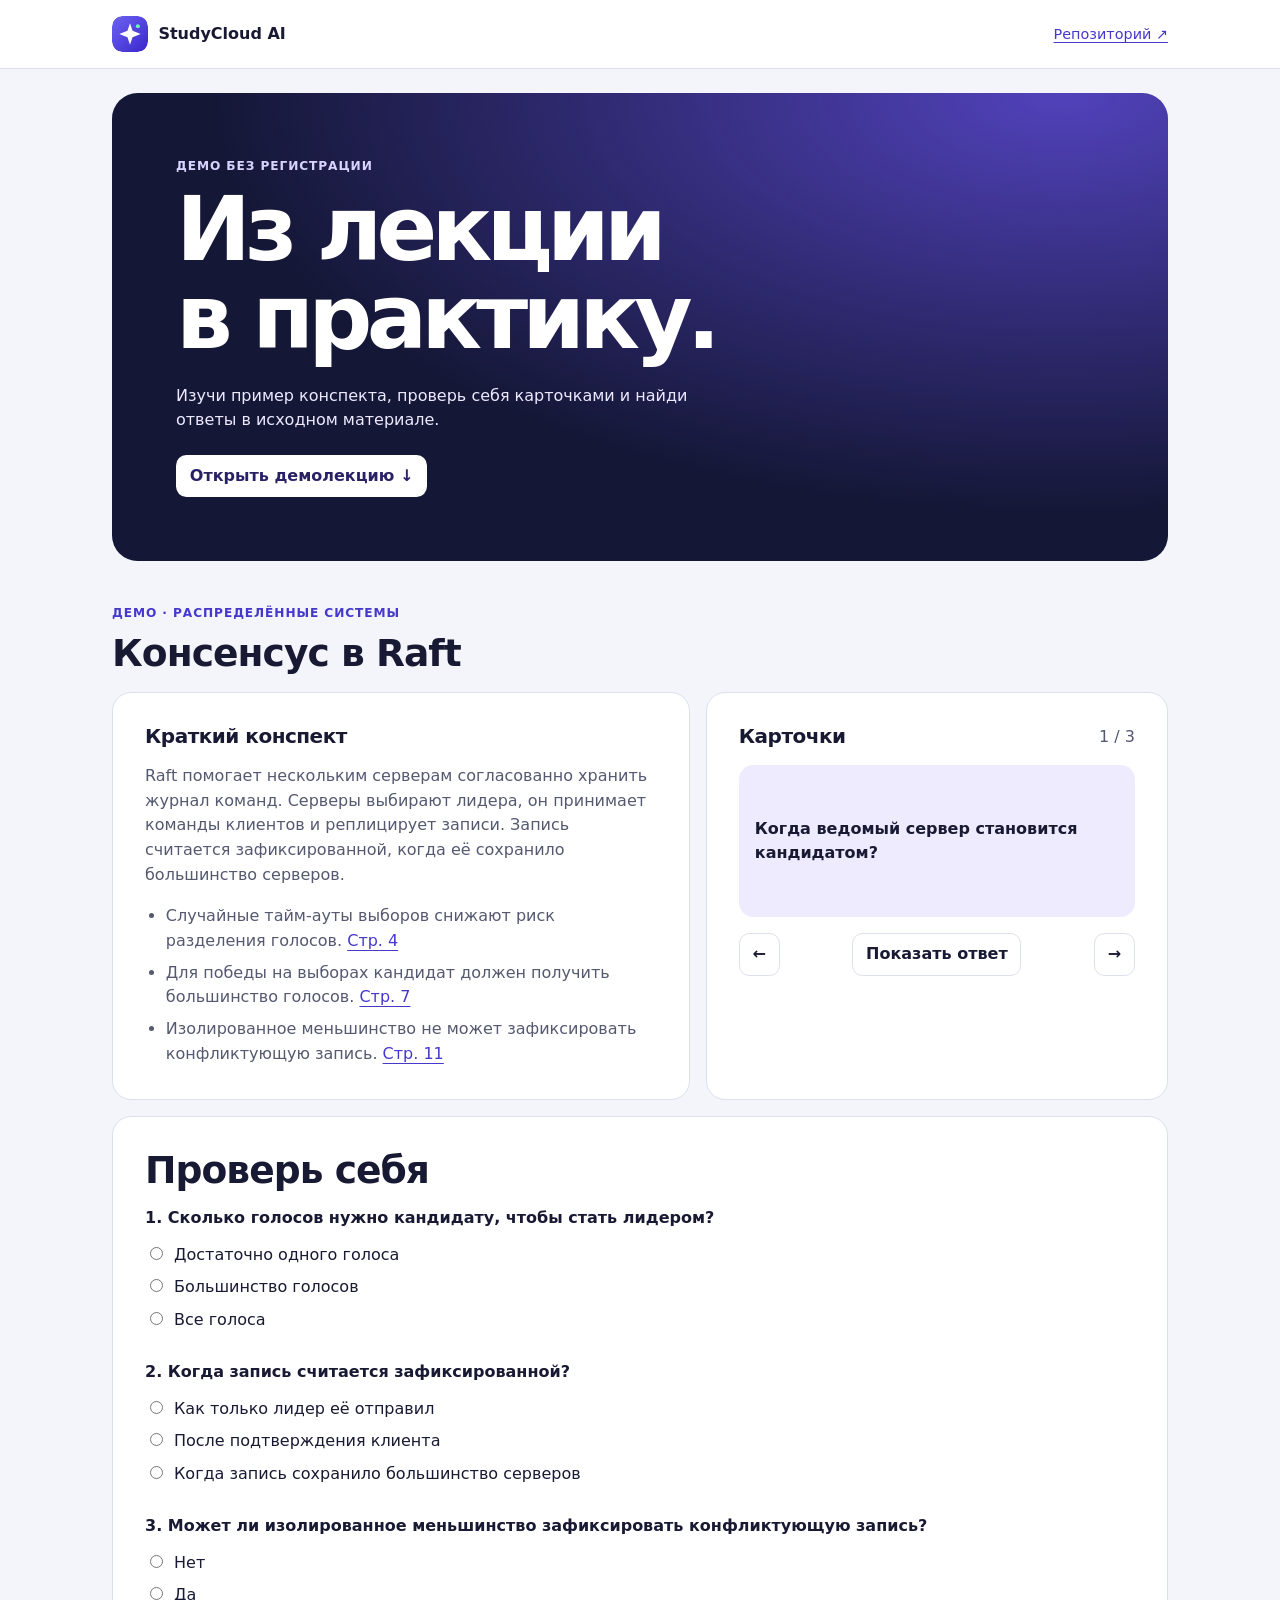
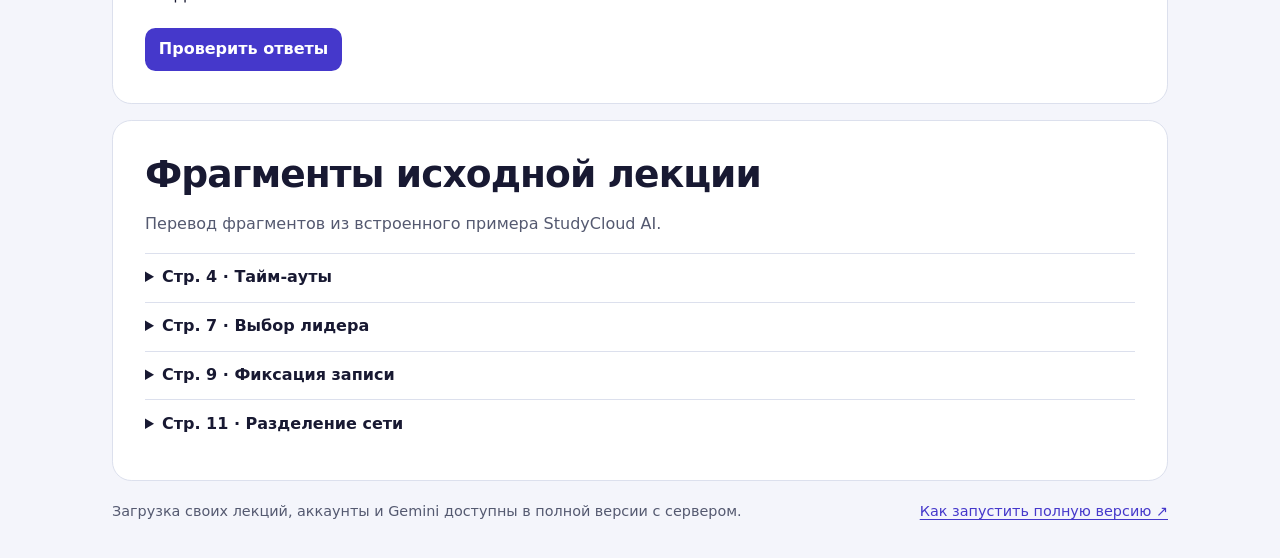
<file: index.html>
<!doctype html>
<html lang="ru">
<head>
  <meta charset="utf-8">
  <meta name="viewport" content="width=device-width, initial-scale=1">
  <meta name="theme-color" content="#151737">
  <meta name="description" content="Демо StudyCloud AI: конспект, карточки и тест по учебному материалу.">
  <link rel="icon" href="./icon.svg" type="image/svg+xml">
  <link rel="stylesheet" href="./styles.css">
  <script src="./demo.js" defer></script>
  <title>StudyCloud AI — Демо</title>
</head>
<body>
  <header class="site-header">
    <nav class="container navigation" aria-label="Навигация">
      <a class="brand" href="./"><img src="./icon.svg" alt="" width="36" height="36">StudyCloud AI</a>
      <a class="repo-link" href="https://github.com/DiaaaP/studycloud-ai">Репозиторий ↗</a>
    </nav>
  </header>

  <main class="container">
    <section class="hero" aria-labelledby="hero-title">
      <p class="label">Демо без регистрации</p>
      <h1 id="hero-title">Из лекции<br>в практику.</h1>
      <p class="hero-description">Изучи пример конспекта, проверь себя карточками и найди ответы в исходном материале.</p>
      <a class="button primary" href="#lecture">Открыть демолекцию ↓</a>
    </section>

    <section id="lecture" aria-labelledby="lecture-title">
      <div class="section-heading">
        <p class="label">Демо · Распределённые системы</p>
        <h2 id="lecture-title">Консенсус в Raft</h2>
      </div>
      <div class="lecture-grid">
        <article class="panel">
          <h3>Краткий конспект</h3>
          <p>Raft помогает нескольким серверам согласованно хранить журнал команд. Серверы выбирают лидера, он принимает команды клиентов и реплицирует записи. Запись считается зафиксированной, когда её сохранило большинство серверов.</p>
          <ul class="ideas">
            <li>Случайные тайм-ауты выборов снижают риск разделения голосов. <a href="#source-4">Стр. 4</a></li>
            <li>Для победы на выборах кандидат должен получить большинство голосов. <a href="#source-7">Стр. 7</a></li>
            <li>Изолированное меньшинство не может зафиксировать конфликтующую запись. <a href="#source-11">Стр. 11</a></li>
          </ul>
        </article>
        <article class="panel flashcards" aria-labelledby="cards-title">
          <div class="card-heading">
            <h3 id="cards-title">Карточки</h3>
            <span id="card-count" class="count" aria-live="polite">1 / 3</span>
          </div>
          <div class="flashcard" aria-live="polite">
            <strong id="card-question">Когда ведомый сервер становится кандидатом?</strong>
            <p id="card-answer" hidden></p>
            <a id="card-source" href="#source-4" hidden></a>
          </div>
          <div class="card-controls">
            <button class="button" id="previous-card" type="button" aria-label="Предыдущая карточка">←</button>
            <button class="button" id="reveal-card" type="button" aria-expanded="false" aria-controls="card-answer">Показать ответ</button>
            <button class="button" id="next-card" type="button" aria-label="Следующая карточка">→</button>
          </div>
        </article>
      </div>
    </section>

    <section class="panel quiz-panel" id="quiz" aria-labelledby="quiz-title">
      <h2 id="quiz-title">Проверь себя</h2>
      <form id="quiz-form">
        <fieldset data-answer="majority">
          <legend>1. Сколько голосов нужно кандидату, чтобы стать лидером?</legend>
          <label><input type="radio" name="election" value="one" required> Достаточно одного голоса</label>
          <label><input type="radio" name="election" value="majority"> Большинство голосов</label>
          <label><input type="radio" name="election" value="all"> Все голоса</label>
          <p class="feedback" hidden>Кандидат побеждает, когда получает голоса большинства. <a href="#source-7">Стр. 7</a></p>
        </fieldset>
        <fieldset data-answer="stored">
          <legend>2. Когда запись считается зафиксированной?</legend>
          <label><input type="radio" name="commit" value="sent" required> Как только лидер её отправил</label>
          <label><input type="radio" name="commit" value="client"> После подтверждения клиента</label>
          <label><input type="radio" name="commit" value="stored"> Когда запись сохранило большинство серверов</label>
          <p class="feedback" hidden>Лидер ждёт, пока запись сохранится у большинства серверов. <a href="#source-9">Стр. 9</a></p>
        </fieldset>
        <fieldset data-answer="no">
          <legend>3. Может ли изолированное меньшинство зафиксировать конфликтующую запись?</legend>
          <label><input type="radio" name="partition" value="no" required> Нет</label>
          <label><input type="radio" name="partition" value="yes"> Да</label>
          <p class="feedback" hidden>У изолированного меньшинства нет голосов большинства. <a href="#source-11">Стр. 11</a></p>
        </fieldset>
        <div class="quiz-actions">
          <button class="button primary" type="submit">Проверить ответы</button>
          <button class="button" id="reset-quiz" type="reset" hidden>Начать заново</button>
          <output id="quiz-score" role="status"></output>
        </div>
      </form>
    </section>

    <section class="panel sources" aria-labelledby="sources-title">
      <h2 id="sources-title">Фрагменты исходной лекции</h2>
      <p>Перевод фрагментов из встроенного примера StudyCloud AI.</p>
      <details id="source-4"><summary>Стр. 4 · Тайм-ауты</summary><p>Ведомые становятся кандидатами, когда перестают получать сигналы от лидера. Случайные тайм-ауты снижают вероятность разделения голосов, потому что кандидаты обычно начинают выборы в разные моменты.</p></details>
      <details id="source-7"><summary>Стр. 7 · Выбор лидера</summary><p>Кандидат становится лидером после получения голосов большинства серверов. Лидер принимает команды клиентов, добавляет их в журнал и реплицирует вызовами AppendEntries.</p></details>
      <details id="source-9"><summary>Стр. 9 · Фиксация записи</summary><p>Запись считается зафиксированной после того, как её сохранило большинство. Затем каждый сервер применяет запись к своей машине состояний. Raft выдерживает сбои, пока доступно большинство серверов.</p></details>
      <details id="source-11"><summary>Стр. 11 · Разделение сети</summary><p>Разделение сети может изолировать меньшинство, но оно не может зафиксировать конфликтующие записи. Безопасность зависит от соблюдения ограничений выборов и правил согласования журналов.</p></details>
    </section>
  </main>

  <footer class="container footer">
    <p>Загрузка своих лекций, аккаунты и Gemini доступны в полной версии с сервером.</p>
    <a href="https://github.com/DiaaaP/studycloud-ai#quick-start-on-windows">Как запустить полную версию ↗</a>
  </footer>
</body>
</html>
</file>
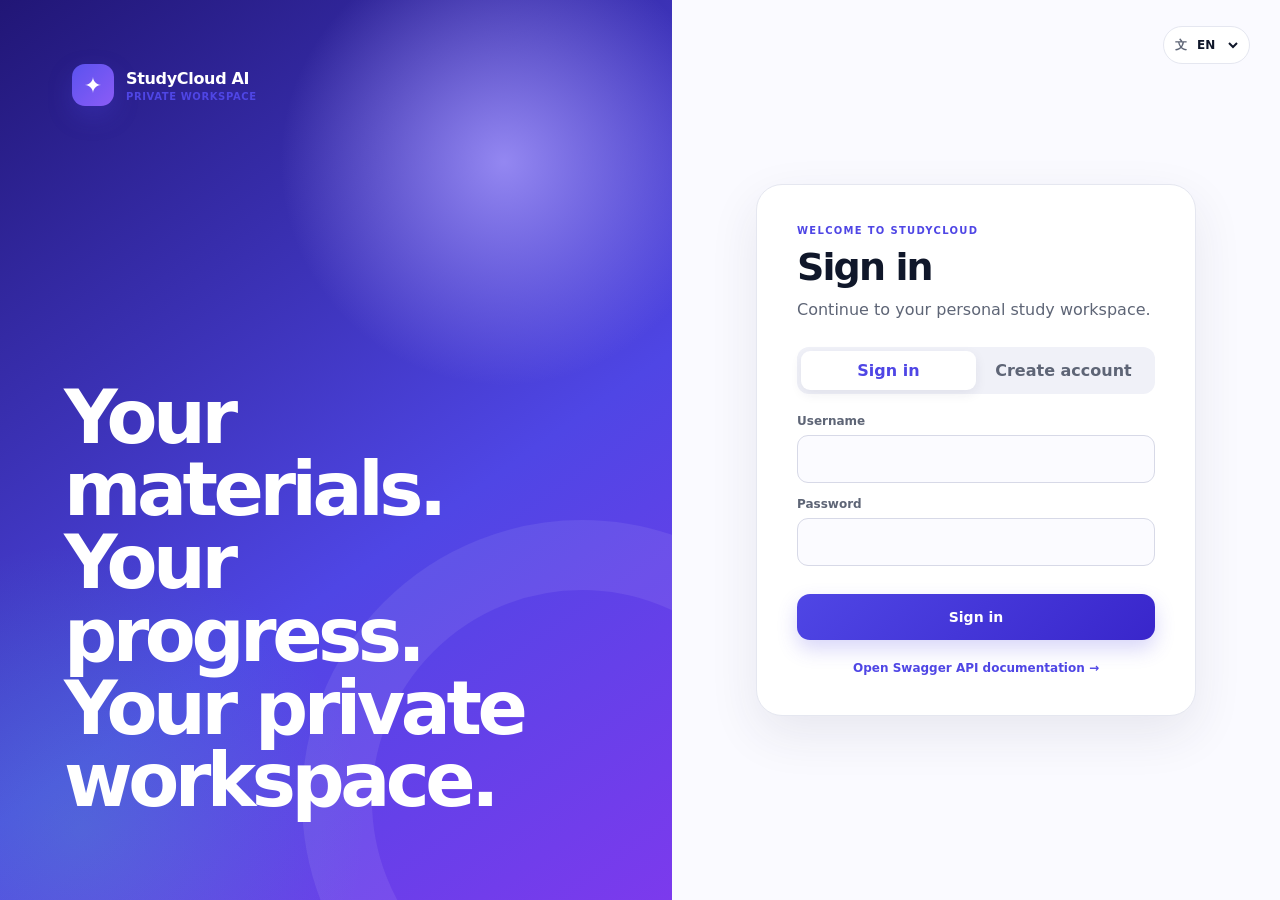
<file: frontend/index.html>
<!doctype html>
<html lang="en">
<head>
  <meta charset="utf-8">
  <meta name="viewport" content="width=device-width, initial-scale=1, viewport-fit=cover">
  <meta name="theme-color" content="#4f46e5">
  <meta name="description" content="Source-backed AI study assistant with adaptive knowledge-gap repair.">
  <link rel="icon" href="data:image/svg+xml,<svg xmlns=%22http://www.w3.org/2000/svg%22 viewBox=%220 0 64 64%22><rect width=%2264%22 height=%2264%22 rx=%2218%22 fill=%22%234f46e5%22/><path d=%22M32 15l4.5 12.5L49 32l-12.5 4.5L32 49l-4.5-12.5L15 32l12.5-4.5z%22 fill=%22white%22/></svg>">
  <link rel="manifest" href="/static/manifest.webmanifest">
  <title>StudyCloud AI</title>
  <link rel="stylesheet" href="/static/styles.css">
</head>
<body>
  <section class="auth-shell" id="auth-shell">
    <div class="auth-visual">
      <a class="brand auth-brand" href="#" aria-label="StudyCloud AI home">
        <span class="brand-mark" aria-hidden="true">✦</span>
        <span><strong>StudyCloud AI</strong><small>Private workspace</small></span>
      </a>
      <div class="auth-promise">
        <h1>Your materials. Your progress. Your private workspace.</h1>
      </div>
    </div>
    <div class="auth-panel">
      <label class="language-picker auth-language" aria-label="Interface language"><span aria-hidden="true">文</span><select id="auth-language-select"><option value="en">EN</option><option value="ru">RU</option><option value="kk">ҚАЗ</option></select></label>
      <div class="auth-card">
        <p class="eyebrow">WELCOME TO STUDYCLOUD</p>
        <h2 id="auth-title">Sign in</h2>
        <p id="auth-subtitle">Continue to your personal study workspace.</p>
        <div class="auth-tabs" role="tablist">
          <button class="active" id="show-login" type="button" role="tab">Sign in</button>
          <button id="show-register" type="button" role="tab">Create account</button>
        </div>
        <form class="auth-form" id="login-form">
          <label>Username<input id="login-username" autocomplete="username" minlength="3" required></label>
          <label>Password<input id="login-password" type="password" autocomplete="current-password" minlength="8" required></label>
          <button class="button button-primary full" type="submit">Sign in</button>
        </form>
        <form class="auth-form" id="register-form" hidden>
          <label>Full name<input id="register-name" autocomplete="name" minlength="2" maxlength="100" required></label>
          <label>Username<input id="register-username" autocomplete="username" pattern="[A-Za-z0-9_.-]{3,32}" required></label>
          <label>Email<input id="register-email" type="email" autocomplete="email" required></label>
          <label>Password<input id="register-password" type="password" autocomplete="new-password" minlength="8" maxlength="128" required></label>
          <small>At least 8 characters. Passwords are stored only as Argon2 hashes.</small>
          <button class="button button-primary full" type="submit">Create account</button>
        </form>
        <p class="auth-error" id="auth-error" role="alert" hidden></p>
        <a class="swagger-link" href="/docs" target="_blank" rel="noopener">Open Swagger API documentation →</a>
      </div>
    </div>
  </section>

  <div class="app-shell" id="app-shell" hidden>
    <aside class="sidebar" aria-label="Primary navigation">
      <a class="brand" href="#dashboard" aria-label="StudyCloud AI home">
        <span class="brand-mark" aria-hidden="true">✦</span>
        <span><strong>StudyCloud AI</strong><small>Cloud MVP</small></span>
      </a>
      <nav class="side-nav">
        <a href="#dashboard" data-route="dashboard"><span>⌂</span>Dashboard</a>
        <a href="#upload" data-route="upload"><span>⇧</span>Upload lecture</a>
        <a href="#summary" data-route="summary"><span>✦</span>AI summary</a>
        <a href="#quiz" data-route="quiz"><span>?</span>Practice quiz</a>
        <a href="#proofloop" data-route="proofloop"><span>◉</span>ProofLoop radar</a>
        <a href="#roadmap" data-route="roadmap"><span>⌁</span>Exam roadmap</a>
      </nav>
      <div class="course-chip">
        <span class="status-dot"></span>
        <div><small>Active workspace</small><strong>My lectures</strong></div>
      </div>
    </aside>

    <div class="workspace">
      <header class="topbar">
        <div>
          <p class="eyebrow" id="page-eyebrow">YOUR STUDY WORKSPACE</p>
          <h1 id="page-title">Dashboard</h1>
        </div>
        <div class="topbar-actions">
          <label class="language-picker" aria-label="Interface language"><span aria-hidden="true">文</span><select id="language-select"><option value="en">EN</option><option value="ru">RU</option><option value="kk">ҚАЗ</option></select></label>
          <span class="api-state"><i></i> API ready</span>
          <div class="profile-control">
            <button class="avatar" id="profile-toggle" aria-label="Student profile">SC</button>
            <div class="profile-menu" id="profile-menu" hidden>
              <strong id="profile-name"></strong><span id="profile-email"></span>
              <button class="mini-button" id="logout-button" type="button">Sign out</button>
            </div>
          </div>
        </div>
      </header>

      <main id="app" tabindex="-1">
        <section class="view" data-view="dashboard">
          <div class="hero-grid">
            <article class="welcome-card">
              <div>
                <p class="eyebrow light">STUDYCLOUD WORKSPACE</p>
                <h2>Turn course files into knowledge you can prove.</h2>
                <p>Upload notes or slides, study with source-backed summaries, and let ProofLoop find what you only think you know.</p>
              </div>
              <a class="button button-light" href="#upload">Upload a lecture <span>→</span></a>
            </article>
            <article class="focus-card">
              <div class="orb" aria-hidden="true"><span>✦</span></div>
              <div><p class="eyebrow">FOCUS MODE</p><h3>One lecture at a time</h3><p>Everything stays local unless you add a Gemini API key.</p></div>
            </article>
          </div>

          <div class="section-heading">
            <div><p class="eyebrow">WEEKLY MASTERY</p><h2>Your progress</h2></div>
            <span class="quiet-badge">Live data</span>
          </div>
          <div class="metrics" id="metrics"></div>

          <div class="section-heading">
            <div><p class="eyebrow">LIBRARY</p><h2>Recent course materials</h2></div>
            <a href="#upload">Add PDF</a>
          </div>
          <label class="library-search"><span aria-hidden="true">⌕</span><input id="library-search" type="search" placeholder="Search your materials" aria-label="Search course materials"></label>
          <div class="lecture-list" id="lecture-list"></div>

          <article class="proofloop-banner">
            <div><p class="eyebrow light">SIGNATURE FEATURE</p><h2>ProofLoop closes the gap between a wrong answer and the source.</h2><p>Every mistake becomes a tracked knowledge debt with evidence, a review date, and a one-click recall check.</p></div>
            <a class="button button-light" href="#proofloop">Open knowledge radar <span>→</span></a>
          </article>
        </section>

        <section class="view" data-view="upload" hidden>
          <div class="upload-layout">
            <div>
              <div class="intro-copy">
                <p class="eyebrow">STEP 1 OF 3</p>
                <h2>Upload lecture material</h2>
                <p>Upload PDF, PowerPoint, Word, Markdown, HTML, EPUB, CSV, subtitles, or text files up to 25 MB. StudyCloud keeps source locations attached to every learning object.</p>
              </div>
              <form id="upload-form">
                <label class="dropzone" id="dropzone" for="file-input">
                  <input id="file-input" name="file" type="file" accept=".pdf,.pptx,.docx,.txt,.md,.html,.htm,.epub,.csv,.srt,.vtt,application/pdf,application/epub+zip,application/vnd.openxmlformats-officedocument.presentationml.presentation,application/vnd.openxmlformats-officedocument.wordprocessingml.document,text/plain,text/markdown,text/html,text/csv,text/vtt" hidden>
                  <span class="upload-icon" aria-hidden="true">⇧</span>
                  <strong>Drop course material here or browse files</strong>
                  <span>PDF · PPTX · DOCX · EPUB · HTML · CSV · SRT · VTT · TXT · MD · max 25 MB</span>
                </label>
                <div class="selected-file" id="selected-file" hidden></div>
                <button class="button button-primary full" id="upload-button" type="submit" disabled>Process lecture <span>✦</span></button>
              </form>
              <div class="progress-panel" id="progress-panel" hidden>
                <div class="spinner"></div>
                <div><strong>Building your study pack…</strong><span>Extracting text, summarizing ideas, and writing questions.</span></div>
              </div>
            </div>
            <aside class="process-card">
              <p class="eyebrow">HOW IT WORKS</p>
              <ol>
                <li><span>1</span><div><strong>Extract</strong><p>Read pages, slides, paragraphs, chapters, rows, and sections.</p></div></li>
                <li><span>2</span><div><strong>Synthesize</strong><p>Create an evidence-backed summary and flashcards.</p></div></li>
                <li><span>3</span><div><strong>Prove</strong><p>Test recall and send mistakes into ProofLoop.</p></div></li>
              </ol>
              <div class="privacy-note"><span>✓</span><p><strong>Private by default</strong>Your local files stay in this app's data folder.</p></div>
            </aside>
          </div>
        </section>

        <section class="view" data-view="summary" hidden>
          <div id="summary-empty" class="empty-state">
            <span>✦</span><h2>No lecture selected</h2><p>Choose a lecture from the dashboard or upload a new file.</p><a class="button button-primary" href="#dashboard">Open library</a>
          </div>
          <div id="summary-content" hidden>
            <div class="document-header">
              <div><p class="eyebrow">AI LECTURE SUMMARY</p><h2 id="summary-title"></h2><div class="document-meta" id="summary-meta"></div></div>
              <div class="document-actions"><button class="button button-secondary" id="edit-pack" type="button">Edit pack</button><a class="button button-secondary" id="source-link" href="#" target="_blank" rel="noopener">Open source</a><a class="button button-secondary" id="export-link" href="#">Export .md</a><a class="button button-primary" href="#quiz">Start quiz <span>→</span></a></div>
            </div>
            <form class="edit-pack-panel" id="edit-pack-form" hidden>
              <div class="edit-pack-heading"><div><p class="eyebrow">HUMAN IN THE LOOP</p><h2>Edit generated material</h2></div><button class="mini-button" id="cancel-edit-pack" type="button">Cancel</button></div>
              <label>Title<input id="edit-title" maxlength="160" required></label>
              <label>Summary<textarea id="edit-summary" rows="7" minlength="20" required></textarea></label>
              <label>Key ideas, one per line<textarea id="edit-ideas" rows="6" required></textarea></label>
              <button class="button button-primary" type="submit">Save study pack</button>
            </form>
            <div class="summary-grid">
              <article class="reading-card"><p class="eyebrow">EXECUTIVE SUMMARY</p><p class="lead" id="summary-text"></p><div class="engine-note" id="engine-note"></div></article>
              <aside class="ideas-card"><p class="eyebrow">KEY IDEAS</p><ol id="key-ideas"></ol></aside>
            </div>
            <div class="study-tools-grid">
              <section class="flashcards-panel"><div class="section-heading compact"><div><p class="eyebrow">ACTIVE RECALL</p><h2>Flashcards</h2></div><span class="quiet-badge" id="flashcard-count"></span></div><div class="flashcard-stage" id="flashcard-stage"></div><div class="flashcard-controls"><button class="mini-button" id="previous-card" type="button">←</button><button class="mini-button primary" id="flip-card" type="button">Reveal answer</button><button class="mini-button" id="next-card" type="button">→</button></div></section>
              <section class="ask-panel"><p class="eyebrow">ASK THE MATERIAL</p><h2>Grounded Q&amp;A</h2><p>Answers use only your upload and show the strongest source excerpts.</p><form id="ask-form"><input id="ask-input" maxlength="500" placeholder="What does the lecture say about…" required><button class="voice-button" id="voice-ask" type="button" aria-label="Start voice input" title="Start voice input">●</button><button class="button button-primary" type="submit">Ask</button></form><div class="ask-result" id="ask-result" hidden></div></section>
            </div>
            <section class="defense-panel">
              <div class="defense-copy"><p class="eyebrow">FEYNMAN DEFENSE</p><h2>Explain it without looking</h2><p>Write or dictate the topic in your own words. StudyCloud measures concept coverage, identifies omissions, and sends confident omissions into BlindSpot Detector.</p></div>
              <form id="defense-form"><textarea id="defense-input" minlength="20" maxlength="8000" rows="7" placeholder="Explain the topic as if you were teaching a class…" required></textarea><div class="defense-toolbar"><button class="button button-secondary" id="voice-defense" type="button">Start dictation</button><label>Confidence <select id="defense-confidence"><option value="25">Guessing · 25%</option><option value="50" selected>Unsure · 50%</option><option value="80">Confident · 80%</option><option value="100">Certain · 100%</option></select></label><button class="button button-primary" type="submit">Evaluate explanation</button></div></form>
              <div class="defense-result" id="defense-result" hidden></div>
            </section>
          </div>
        </section>

        <section class="view" data-view="quiz" hidden>
          <div id="quiz-empty" class="empty-state">
            <span>?</span><h2>No quiz selected</h2><p>Open a lecture summary first, then launch its quiz.</p><a class="button button-primary" href="#dashboard">Open library</a>
          </div>
          <div id="quiz-content" hidden>
            <div class="quiz-topline"><div><p class="eyebrow" id="quiz-context"></p><h2>Knowledge check</h2></div><span id="quiz-count"></span></div>
            <div class="progress-track"><i id="quiz-progress"></i></div>
            <article class="question-card">
              <div class="question-label" id="question-label"></div>
              <h3 id="question-text"></h3>
              <div class="confidence-panel"><span>How sure are you?</span><div id="confidence-options"><button type="button" data-confidence="25">Guessing · 25%</button><button type="button" data-confidence="50">Unsure · 50%</button><button type="button" data-confidence="80">Confident · 80%</button><button type="button" data-confidence="100">Certain · 100%</button></div></div>
              <div class="options" id="quiz-options"></div>
              <div class="explanation" id="explanation" hidden></div>
              <div class="quiz-result" id="quiz-result" hidden></div>
            </article>
            <div class="quiz-actions">
              <button class="button button-secondary" id="previous-question" type="button">← Previous</button>
              <button class="button button-primary" id="next-question" type="button">Next question →</button>
            </div>
          </div>
        </section>

        <section class="view" data-view="proofloop" hidden>
          <div class="proofloop-header">
            <div class="intro-copy"><p class="eyebrow">ADAPTIVE MEMORY ENGINE</p><h2>ProofLoop knowledge radar</h2><p>Wrong answers become knowledge debts. Each debt stays linked to the source and returns on a spaced review schedule until you can recall it.</p></div>
            <div class="proofloop-score"><strong id="radar-score">100</strong><span>knowledge health</span></div>
          </div>
          <div class="radar-summary" id="radar-summary"></div>
          <div class="gap-list" id="gap-list"></div>
        </section>

        <section class="view" data-view="roadmap" hidden>
          <div class="roadmap-layout">
            <div class="intro-copy"><p class="eyebrow">EXAM PREPARATION</p><h2>Build a simple study roadmap</h2><p>Choose an exam date and StudyCloud will spread your lecture review across the available days.</p></div>
            <form class="roadmap-form" id="roadmap-form">
              <label>Exam name<input id="exam-name" required value="Final exam" maxlength="60"></label>
              <label>Exam date<input id="exam-date" type="date" required></label>
              <button class="button button-primary" type="submit">Create roadmap</button>
            </form>
            <div class="roadmap-plan" id="roadmap-plan"></div>
          </div>
        </section>
      </main>
    </div>
  </div>

  <nav class="bottom-nav" id="bottom-nav" aria-label="Mobile navigation" hidden>
    <a href="#dashboard" data-route="dashboard"><span>⌂</span>Home</a>
    <a href="#upload" data-route="upload"><span>⇧</span>Upload</a>
    <a href="#summary" data-route="summary"><span>✦</span>Summary</a>
    <a href="#quiz" data-route="quiz"><span>?</span>Quiz</a>
    <a href="#proofloop" data-route="proofloop"><span>◉</span>Radar</a>
    <a href="#roadmap" data-route="roadmap"><span>⌁</span>Roadmap</a>
  </nav>
  <div class="toast" id="toast" role="status" aria-live="polite"></div>
  <script src="/static/i18n.js" defer></script>
  <script src="/static/app.js" defer></script>
</body>
</html>
</file>
<file: styles.css>
*, *::before, *::after { box-sizing: border-box; }
[hidden] { display: none !important; }
:root {
  color-scheme: light;
  --ink: #181932;
  --muted: #545970;
  --accent: #4538cb;
  --line: #dce0ed;
  --white: #fff;
  font-family: Inter, system-ui, sans-serif;
}
body { margin: 0; color: var(--ink); background: #f4f5fb; line-height: 1.55; }
a { color: var(--accent); text-underline-offset: .22em; }
button { font: inherit; }
:focus-visible { outline: 3px solid #6152e6; outline-offset: 4px; }
.container { width: min(100% - 2rem, 66rem); margin-inline: auto; }
.site-header { background: var(--white); border-bottom: 1px solid var(--line); }
.navigation { min-height: 4.25rem; display: flex; align-items: center; justify-content: space-between; gap: .75rem; }
.brand { display: inline-flex; align-items: center; gap: .65rem; font-weight: 800; text-decoration: none; color: var(--ink); }
.brand img { border-radius: .65rem; }
.repo-link { font-size: .9rem; }
.hero {
  margin: 1.5rem 0 2.7rem;
  padding: clamp(1.5rem, 6vw, 4rem);
  border-radius: 1.6rem;
  color: var(--white);
  background: radial-gradient(ellipse at 90% 0, #5142bb 0, transparent 63%), #151737;
}
.label { margin: 0 0 .55rem; color: var(--accent); font-size: .76rem; font-weight: 750; text-transform: uppercase; letter-spacing: .075em; }
.hero .label { color: #d8d4ff; }
.hero h1 { margin: 0; font-size: clamp(2.7rem, 8vw, 5.6rem); line-height: .99; letter-spacing: -.065em; }
.hero-description { color: #edeaff; max-width: 32rem; margin: 1.35rem 0; }
h2, h3 { line-height: 1.16; letter-spacing: -.025em; margin: 0 0 .85rem; }
h2 { font-size: clamp(1.55rem, 4vw, 2.35rem); }
h3 { font-size: 1.25rem; }
.panel p, .ideas { color: var(--muted); }
.section-heading { margin-bottom: 1rem; }
.lecture-grid { display: grid; grid-template-columns: 1.25fr 1fr; gap: 1rem; }
.panel { min-width: 0; background: var(--white); border: 1px solid var(--line); border-radius: 1.2rem; padding: clamp(1rem, 4vw, 2rem); }
.ideas { margin: 1rem 0 0; padding-left: 1.3rem; }
.ideas li + li { margin-top: .45rem; }
.ideas a { white-space: nowrap; }
.card-heading, .card-controls, .quiz-actions { display: flex; align-items: center; gap: .55rem; }
.card-heading { justify-content: space-between; }
.card-heading h3 { margin-bottom: 0; }
.count { color: var(--muted); font-variant-numeric: tabular-nums; }
.flashcard { background: #eeebff; border-radius: .9rem; display: grid; align-content: center; min-height: 9.5rem; padding: 1rem; margin: 1rem 0; }
.flashcard p { margin: .55rem 0 .2rem; }
.card-controls { justify-content: space-between; }
.button { display: inline-flex; min-height: 2.65rem; justify-content: center; align-items: center; padding: .4rem .8rem; border: 1px solid var(--line); border-radius: .65rem; background: var(--white); color: var(--ink); font-weight: 650; cursor: pointer; text-decoration: none; }
.button:hover { border-color: var(--accent); }
.primary { border-color: transparent; background: var(--accent); color: var(--white); }
.hero .primary { background: var(--white); color: #282166; }
.quiz-panel, .sources { margin-top: 1rem; }
fieldset { min-inline-size: 0; margin: 0; padding: .5rem 0 1rem; border: 0; }
fieldset + fieldset { margin-top: .5rem; }
legend { padding: 0; font-weight: 700; }
fieldset label { display: flex; width: fit-content; align-items: baseline; gap: .5rem; padding: .24rem 0; cursor: pointer; }
fieldset input { accent-color: var(--accent); }
.feedback { border-left: .22rem solid #b35126; padding-left: .7rem; margin: .5rem 0 0; }
[data-result="correct"] .feedback { border-color: #21804e; }
.result-label { color: var(--ink); }
.quiz-actions { flex-wrap: wrap; }
output { font-weight: 700; }
details { padding: .72rem 0; border-top: 1px solid var(--line); scroll-margin-top: 1rem; }
details:target { color: var(--accent); }
details p { margin: .5rem 0 0; }
summary { cursor: pointer; font-weight: 650; }
.footer { display: flex; justify-content: space-between; align-items: baseline; gap: 1rem; padding-block: 1.2rem 2.2rem; color: var(--muted); font-size: .9rem; }
.footer p { margin: 0; }
@media (max-width: 43rem) {
  .lecture-grid { grid-template-columns: 1fr; }
  .footer { display: grid; gap: .4rem; }
}

.button:disabled { opacity: .65; cursor: default; }
</file>
<file: static/styles.css>
:root {
  --ink: #10172a;
  --muted: #5e6576;
  --canvas: #f7f7fc;
  --surface: #ffffff;
  --line: #e5e7f0;
  --primary: #4f46e5;
  --primary-dark: #3730a3;
  --violet: #7c3aed;
  --mint: #4adeaa;
  --mint-ink: #056143;
  --soft-indigo: #eef0ff;
  --soft-violet: #f4efff;
  --radius-lg: 24px;
  --radius-md: 16px;
  --shadow: 0 18px 50px rgba(40, 42, 78, .09);
}

* { box-sizing: border-box; }
html { scroll-behavior: smooth; }
body { margin: 0; color: var(--ink); background: var(--canvas); font-family: Inter, ui-sans-serif, system-ui, -apple-system, BlinkMacSystemFont, "Segoe UI", sans-serif; }
button, input { font: inherit; }
button, a { -webkit-tap-highlight-color: transparent; }
a { color: inherit; text-decoration: none; }
[hidden] { display: none !important; }

.auth-shell { min-height: 100vh; display: grid; grid-template-columns: minmax(380px, 1.05fr) minmax(440px, .95fr); background: white; }
.auth-visual { min-height: 100vh; padding: clamp(30px, 5vw, 72px); display: flex; flex-direction: column; justify-content: space-between; color: white; overflow: hidden; position: relative; background: radial-gradient(circle at 75% 18%, rgba(169,156,255,.8), transparent 25%), radial-gradient(circle at 12% 92%, rgba(74,222,170,.2), transparent 28%), linear-gradient(145deg, #211676, #4f46e5 60%, #7c3aed); }
.auth-visual::after { content: ""; position: absolute; width: 420px; height: 420px; right: -190px; bottom: -180px; border: 70px solid rgba(255,255,255,.08); border-radius: 50%; }
.auth-brand { color: white; position: relative; z-index: 1; }
.auth-brand small { color: #dcd9ff; }
.auth-promise { max-width: 720px; position: relative; z-index: 1; }
.auth-promise h1 { margin: 18px 0; font-size: clamp(42px, 5.8vw, 76px); line-height: .98; letter-spacing: -.06em; }
.auth-promise > p:not(.eyebrow) { max-width: 610px; color: #dedfff; font-size: 17px; line-height: 1.65; }
.auth-promise ul { padding: 0; margin: 28px 0 0; display: flex; flex-wrap: wrap; gap: 10px; list-style: none; }
.auth-promise li { padding: 9px 12px; border: 1px solid rgba(255,255,255,.18); border-radius: 999px; background: rgba(255,255,255,.1); font-size: 12px; font-weight: 750; backdrop-filter: blur(12px); }
.auth-panel { min-height: 100vh; padding: 32px clamp(28px, 6vw, 84px); display: flex; align-items: center; justify-content: center; position: relative; background: #fafaff; }
.auth-language { position: absolute; top: 26px; right: 30px; }
.auth-card { width: min(440px, 100%); padding: 40px; border: 1px solid var(--line); border-radius: 26px; background: white; box-shadow: var(--shadow); }
.auth-card h2 { margin: 9px 0; font-size: 38px; letter-spacing: -.05em; }
.auth-card > p:not(.eyebrow, .auth-error) { margin: 0 0 24px; color: var(--muted); line-height: 1.55; }
.auth-tabs { margin-bottom: 20px; padding: 4px; display: grid; grid-template-columns: 1fr 1fr; border-radius: 12px; background: #f0f1f8; }
.auth-tabs button { min-height: 39px; border: 0; border-radius: 9px; color: var(--muted); background: transparent; font-weight: 750; cursor: pointer; }
.auth-tabs button.active { color: var(--primary); background: white; box-shadow: 0 4px 12px rgba(40,42,78,.08); }
.auth-form { display: grid; gap: 14px; }
.auth-form label { display: grid; gap: 7px; color: var(--muted); font-size: 12px; font-weight: 750; }
.auth-form input { width: 100%; height: 48px; padding: 0 13px; border: 1px solid #d7d9e7; border-radius: 11px; color: var(--ink); background: #fbfbff; outline: none; }
.auth-form input:focus { border-color: var(--primary); box-shadow: 0 0 0 3px rgba(79,70,229,.12); }
.auth-form small { margin-top: -5px; color: var(--muted); font-size: 10px; line-height: 1.5; }
.auth-error { margin: 15px 0 0; padding: 11px 13px; border-radius: 10px; color: #a12b3e; background: #fff0f2; font-size: 12px; }
.swagger-link { display: block; margin-top: 21px; color: var(--primary); text-align: center; font-size: 12px; font-weight: 750; }

.app-shell { min-height: 100vh; display: grid; grid-template-columns: 260px minmax(0, 1fr); }
.sidebar { position: sticky; top: 0; height: 100vh; padding: 28px 20px; display: flex; flex-direction: column; background: rgba(255,255,255,.92); border-right: 1px solid var(--line); backdrop-filter: blur(20px); z-index: 20; }
.brand { display: flex; align-items: center; gap: 12px; padding: 0 8px 28px; }
.brand-mark { width: 42px; height: 42px; display: grid; place-items: center; border-radius: 13px; background: linear-gradient(135deg, #5b52ef, #8b5cf6); color: white; font-size: 22px; box-shadow: 0 10px 25px rgba(79,70,229,.25); }
.brand strong { display: block; letter-spacing: -.02em; }
.brand small { display: block; margin-top: 3px; color: var(--primary); font-weight: 700; letter-spacing: .06em; text-transform: uppercase; font-size: 10px; }
.side-nav { display: grid; gap: 7px; }
.side-nav a { display: flex; align-items: center; gap: 13px; min-height: 46px; padding: 0 14px; border-radius: 13px; color: #555d70; font-size: 14px; font-weight: 650; transition: .2s ease; }
.side-nav a span { width: 24px; font-size: 21px; text-align: center; }
.side-nav a:hover { background: #f4f4fb; color: var(--ink); }
.side-nav a.active { color: var(--primary); background: var(--soft-indigo); }
.course-chip { margin-top: auto; display: flex; gap: 11px; align-items: center; padding: 14px; border: 1px solid var(--line); border-radius: 15px; background: #fbfbff; }
.course-chip small, .course-chip strong { display: block; }
.course-chip small { color: var(--muted); font-size: 11px; margin-bottom: 3px; }
.course-chip strong { font-size: 13px; }
.status-dot { width: 10px; height: 10px; border-radius: 50%; background: var(--mint); box-shadow: 0 0 0 5px rgba(74,222,170,.15); }

.workspace { min-width: 0; }
.topbar { height: 98px; padding: 24px clamp(24px, 4vw, 56px); display: flex; align-items: center; justify-content: space-between; border-bottom: 1px solid var(--line); background: rgba(247,247,252,.86); backdrop-filter: blur(16px); position: sticky; top: 0; z-index: 15; }
.topbar h1 { margin: 3px 0 0; font-size: 24px; letter-spacing: -.035em; }
.eyebrow { margin: 0; color: var(--primary); font-size: 10px; font-weight: 800; letter-spacing: .13em; text-transform: uppercase; }
.eyebrow.light { color: #dcd9ff; }
.topbar-actions { display: flex; align-items: center; gap: 12px; }
.language-picker { height: 38px; padding: 0 8px 0 11px; display: flex; align-items: center; gap: 6px; border: 1px solid var(--line); border-radius: 999px; background: white; color: var(--muted); font-size: 12px; font-weight: 800; }
.language-picker select { border: 0; outline: 0; color: var(--ink); background: transparent; font: inherit; cursor: pointer; }
.api-state { padding: 8px 11px; border-radius: 999px; background: #e8fbf3; color: var(--mint-ink); font-size: 11px; font-weight: 750; text-transform: uppercase; letter-spacing: .05em; }
.api-state i { display: inline-block; width: 7px; height: 7px; margin-right: 6px; border-radius: 50%; background: #16b879; }
.avatar { width: 42px; height: 42px; border: 0; border-radius: 50%; color: white; font-size: 12px; font-weight: 800; background: linear-gradient(135deg, #24294a, #6257f3); cursor: pointer; }
.profile-control { position: relative; }
.profile-menu { width: 230px; padding: 16px; position: absolute; top: 51px; right: 0; z-index: 50; border: 1px solid var(--line); border-radius: 14px; background: white; box-shadow: var(--shadow); }
.profile-menu strong, .profile-menu span { display: block; overflow: hidden; text-overflow: ellipsis; }
.profile-menu span { margin: 4px 0 13px; color: var(--muted); font-size: 11px; }
.profile-menu .mini-button { width: 100%; }

main { width: min(1180px, 100%); min-height: calc(100vh - 98px); padding: 42px clamp(24px, 4vw, 56px) 80px; margin: 0 auto; }
.view { animation: rise .28s ease both; }
@keyframes rise { from { opacity: 0; transform: translateY(5px); } }
.hero-grid { display: grid; grid-template-columns: minmax(0, 1.7fr) minmax(260px, .8fr); gap: 18px; }
.welcome-card { min-height: 300px; padding: clamp(28px, 4vw, 48px); display: flex; flex-direction: column; justify-content: space-between; border-radius: 28px; color: white; overflow: hidden; position: relative; background: radial-gradient(circle at 84% 12%, rgba(174,162,255,.85), transparent 27%), linear-gradient(135deg, #3325bc, #6746ee 70%, #8b5cf6); box-shadow: 0 25px 55px rgba(79,70,229,.22); }
.welcome-card::after { content: ""; width: 260px; height: 260px; position: absolute; right: -85px; bottom: -120px; border: 40px solid rgba(255,255,255,.08); border-radius: 50%; }
.welcome-card h2 { max-width: 700px; margin: 14px 0 12px; font-size: clamp(32px, 4.2vw, 55px); line-height: 1.02; letter-spacing: -.055em; }
.welcome-card p:not(.eyebrow) { max-width: 580px; margin: 0; color: #e4e3ff; line-height: 1.6; }
.welcome-card .button { align-self: flex-start; position: relative; z-index: 1; margin-top: 25px; }
.focus-card { padding: 28px; display: flex; flex-direction: column; justify-content: flex-end; gap: 26px; border-radius: 28px; background: #e8e9ff; border: 1px solid #dfe1ff; }
.focus-card h3 { margin: 8px 0; font-size: 24px; letter-spacing: -.035em; }
.focus-card p:last-child { color: var(--muted); line-height: 1.55; font-size: 14px; }
.orb { width: 112px; height: 112px; display: grid; place-items: center; border-radius: 35px 50% 42px 50%; background: radial-gradient(circle at 35% 30%, #fff 0 7%, #9a8cf8 9% 25%, #4f46e5 55%, #2c258e); transform: rotate(-8deg); box-shadow: 0 20px 40px rgba(79,70,229,.25), inset 0 1px 14px rgba(255,255,255,.55); }
.orb span { color: white; font-size: 40px; transform: rotate(8deg); }
.section-heading { margin: 46px 0 16px; display: flex; align-items: end; justify-content: space-between; gap: 20px; }
.section-heading h2 { margin: 5px 0 0; font-size: 24px; letter-spacing: -.03em; }
.section-heading a { color: var(--primary); font-weight: 700; font-size: 13px; }
.quiet-badge { padding: 7px 10px; border-radius: 999px; background: #eeeff9; color: #555d70; font-size: 11px; font-weight: 700; }
.metrics { display: grid; grid-template-columns: repeat(5, 1fr); gap: 14px; }
.metric { padding: 20px; border: 1px solid var(--line); border-radius: var(--radius-md); background: var(--surface); box-shadow: 0 5px 18px rgba(40,42,78,.035); }
.metric span { color: var(--muted); font-size: 12px; }
.metric strong { display: block; margin: 18px 0 2px; font-size: 28px; letter-spacing: -.04em; }
.metric i { float: right; width: 34px; height: 34px; display: grid; place-items: center; border-radius: 10px; background: var(--soft-indigo); color: var(--primary); font-style: normal; }
.lecture-list { display: grid; gap: 12px; }
.library-search { height: 48px; margin: -5px 0 14px; padding: 0 15px; display: flex; align-items: center; gap: 10px; border: 1px solid var(--line); border-radius: 14px; background: white; color: var(--muted); }
.library-search:focus-within { border-color: var(--primary); box-shadow: 0 0 0 3px rgba(79,70,229,.1); }
.library-search input { width: 100%; border: 0; outline: 0; color: var(--ink); background: transparent; }
.lecture-row { padding: 19px 20px; display: grid; grid-template-columns: 46px minmax(0,1fr) auto; align-items: center; gap: 15px; border: 1px solid var(--line); background: white; border-radius: var(--radius-md); transition: .2s ease; }
.lecture-row:hover { transform: translateY(-2px); box-shadow: var(--shadow); border-color: #d8daf1; }
.lecture-icon { width: 46px; height: 46px; display: grid; place-items: center; border-radius: 13px; color: var(--primary); background: var(--soft-indigo); font-size: 19px; font-weight: 800; }
.lecture-info { min-width: 0; }
.lecture-info h3 { margin: 0 0 6px; overflow: hidden; white-space: nowrap; text-overflow: ellipsis; font-size: 16px; }
.lecture-info p { margin: 0; color: var(--muted); font-size: 12px; }
.lecture-actions { display: flex; gap: 8px; }
.mini-button { min-height: 37px; padding: 0 13px; border: 1px solid #dfe1ee; border-radius: 10px; background: white; color: #32384a; font-weight: 700; font-size: 12px; cursor: pointer; }
.mini-button.primary { border-color: transparent; background: var(--soft-indigo); color: var(--primary); }
.mini-button.danger { width: 37px; padding: 0; color: #b33a4b; background: #fff3f4; border-color: #f7dadd; }

.button { min-height: 46px; padding: 0 18px; display: inline-flex; align-items: center; justify-content: center; gap: 11px; border: 0; border-radius: 13px; font-weight: 750; font-size: 14px; cursor: pointer; transition: .2s ease; }
.button:hover { transform: translateY(-1px); }
.button:active { transform: translateY(0) scale(.98); }
.button:disabled { opacity: .48; cursor: not-allowed; transform: none; }
.button-light { color: var(--primary-dark); background: white; }
.button-primary { color: white; background: linear-gradient(135deg, var(--primary), #3926cb); box-shadow: 0 9px 20px rgba(79,70,229,.22); }
.button-secondary { color: var(--ink); background: white; border: 1px solid var(--line); }
.button.full { width: 100%; margin-top: 14px; }

.proofloop-banner { margin-top: 18px; padding: clamp(26px, 4vw, 42px); display: flex; align-items: end; justify-content: space-between; gap: 30px; border-radius: 24px; color: white; background: radial-gradient(circle at 88% 12%, rgba(74,222,170,.35), transparent 25%), linear-gradient(120deg, #151a31, #29255e 62%, #4932c8); box-shadow: 0 22px 50px rgba(23,25,52,.18); }
.proofloop-banner h2 { max-width: 720px; margin: 10px 0; font-size: clamp(25px, 3vw, 38px); line-height: 1.08; letter-spacing: -.045em; }
.proofloop-banner p:not(.eyebrow) { max-width: 700px; margin: 0; color: #d9dcf2; line-height: 1.55; }
.proofloop-banner .button { flex: 0 0 auto; }

.upload-layout { display: grid; grid-template-columns: minmax(0, 1.5fr) minmax(280px, .7fr); gap: 28px; align-items: start; }
.intro-copy { margin-bottom: 26px; }
.intro-copy h2 { max-width: 760px; margin: 10px 0 10px; font-size: clamp(30px, 4.4vw, 52px); line-height: 1.03; letter-spacing: -.055em; }
.intro-copy > p:last-child { max-width: 680px; margin: 0; color: var(--muted); line-height: 1.65; }
.dropzone { min-height: 330px; padding: 36px; display: flex; flex-direction: column; justify-content: center; align-items: center; text-align: center; border: 2px dashed #cdd0e2; border-radius: 26px; background: radial-gradient(circle at center, #f2f0ff, #fbfbff 68%); cursor: pointer; transition: .2s ease; }
.dropzone:hover, .dropzone.dragging { border-color: var(--primary); background: #f0efff; }
.dropzone strong { margin: 20px 0 8px; font-size: 19px; }
.dropzone > span:last-child { color: var(--muted); font-size: 13px; }
.upload-icon { width: 70px; height: 70px; display: grid; place-items: center; border-radius: 22px; background: white; color: var(--primary); font-size: 32px; box-shadow: 0 15px 35px rgba(79,70,229,.12); }
.selected-file { margin-top: 12px; padding: 14px 16px; border: 1px solid #d8daf1; border-radius: 13px; background: white; font-size: 13px; color: var(--muted); }
.selected-file strong { color: var(--ink); }
.process-card { padding: 26px; border: 1px solid var(--line); border-radius: 22px; background: white; position: sticky; top: 126px; }
.process-card ol { list-style: none; padding: 0; margin: 24px 0; display: grid; gap: 22px; }
.process-card li { display: flex; gap: 14px; }
.process-card li > span { flex: 0 0 34px; height: 34px; display: grid; place-items: center; border-radius: 50%; color: var(--primary); background: var(--soft-indigo); font-size: 12px; font-weight: 800; }
.process-card strong { font-size: 14px; }
.process-card p { margin: 4px 0 0; color: var(--muted); font-size: 12px; line-height: 1.5; }
.privacy-note { display: flex; gap: 11px; padding: 15px; border-radius: 13px; background: #e8fbf3; }
.privacy-note > span { color: var(--mint-ink); font-weight: 900; }
.privacy-note p { margin: 0; }
.privacy-note strong { display: block; color: var(--mint-ink); }
.progress-panel { margin-top: 14px; padding: 18px; display: flex; align-items: center; gap: 15px; border-radius: 14px; background: white; border: 1px solid var(--line); }
.progress-panel strong, .progress-panel span { display: block; }
.progress-panel span { margin-top: 4px; color: var(--muted); font-size: 12px; }
.spinner { width: 32px; height: 32px; border: 3px solid #e2e2f3; border-top-color: var(--primary); border-radius: 50%; animation: spin .8s linear infinite; }
@keyframes spin { to { transform: rotate(360deg); } }

.document-header { display: flex; align-items: end; justify-content: space-between; gap: 25px; margin-bottom: 24px; }
.document-header h2 { max-width: 780px; margin: 8px 0; font-size: clamp(30px, 4vw, 48px); line-height: 1.05; letter-spacing: -.05em; }
.document-meta { display: flex; flex-wrap: wrap; gap: 8px; }
.document-meta span { padding: 6px 9px; border-radius: 999px; color: #4d5568; background: #ebedf7; font-size: 11px; font-weight: 700; }
.document-actions { display: flex; gap: 9px; flex: 0 0 auto; }
.edit-pack-panel { margin-bottom: 20px; padding: clamp(22px, 3vw, 32px); display: grid; gap: 15px; border: 1px solid #dcd9f8; border-radius: 20px; background: #f7f6ff; }
.edit-pack-heading { display: flex; align-items: center; justify-content: space-between; gap: 15px; }
.edit-pack-heading h2 { margin: 5px 0 0; font-size: 23px; }
.edit-pack-panel label { display: grid; gap: 7px; color: var(--muted); font-size: 12px; font-weight: 750; }
.edit-pack-panel input, .edit-pack-panel textarea, .defense-panel textarea, .defense-toolbar select { width: 100%; padding: 12px 13px; border: 1px solid #d3d5e5; border-radius: 11px; color: var(--ink); background: white; outline: none; resize: vertical; }
.edit-pack-panel input:focus, .edit-pack-panel textarea:focus, .defense-panel textarea:focus, .defense-toolbar select:focus { border-color: var(--primary); box-shadow: 0 0 0 3px rgba(79,70,229,.1); }
.summary-grid { display: grid; grid-template-columns: minmax(0, 1.55fr) minmax(280px, .7fr); gap: 20px; align-items: start; }
.reading-card, .ideas-card { padding: clamp(24px, 4vw, 38px); border: 1px solid var(--line); border-radius: 22px; background: white; }
.reading-card .lead { margin: 22px 0; font-family: Georgia, "Times New Roman", serif; font-size: clamp(20px, 2.1vw, 27px); line-height: 1.65; color: #242940; }
.engine-note { padding-top: 18px; border-top: 1px solid var(--line); color: var(--muted); font-size: 12px; }
.ideas-card { background: var(--soft-violet); border-color: #e8ddff; }
.ideas-card ol { padding: 0; margin: 21px 0 0; list-style: none; counter-reset: ideas; display: grid; gap: 12px; }
.ideas-card li { counter-increment: ideas; padding: 15px; border-radius: 13px; background: rgba(255,255,255,.8); line-height: 1.5; font-size: 13px; }
.ideas-card li::before { content: counter(ideas, decimal-leading-zero); display: block; margin-bottom: 7px; color: var(--violet); font-weight: 850; font-size: 11px; letter-spacing: .08em; }

.study-tools-grid { margin-top: 20px; display: grid; grid-template-columns: minmax(0, 1fr) minmax(320px, .9fr); gap: 20px; }
.flashcards-panel, .ask-panel { padding: clamp(22px, 3vw, 32px); border: 1px solid var(--line); border-radius: 22px; background: white; }
.section-heading.compact { margin: 0 0 18px; }
.flashcard-stage { min-height: 210px; padding: 28px; display: flex; flex-direction: column; justify-content: space-between; border: 1px solid #dddff0; border-radius: 18px; background: linear-gradient(145deg, #f7f6ff, #eef0ff); cursor: pointer; }
.flashcard-stage strong { font-size: clamp(24px, 3vw, 34px); letter-spacing: -.04em; }
.flashcard-stage p { margin: 14px 0 0; color: #3e465a; line-height: 1.65; }
.flashcard-stage span { color: var(--primary); font-size: 11px; font-weight: 800; letter-spacing: .08em; text-transform: uppercase; }
.flashcard-controls { margin-top: 12px; display: grid; grid-template-columns: 52px 1fr 52px; gap: 8px; }
.ask-panel h2 { margin: 8px 0 7px; font-size: 25px; letter-spacing: -.035em; }
.ask-panel > p:not(.eyebrow) { margin: 0 0 20px; color: var(--muted); line-height: 1.55; font-size: 13px; }
.ask-panel form { display: grid; grid-template-columns: 1fr 46px auto; gap: 9px; }
.ask-panel input { min-width: 0; height: 46px; padding: 0 13px; border: 1px solid #d7d9e7; border-radius: 12px; background: #fbfbff; outline: none; }
.ask-panel input:focus { border-color: var(--primary); box-shadow: 0 0 0 3px rgba(79,70,229,.12); }
.voice-button { width: 46px; height: 46px; border: 1px solid #d7d9e7; border-radius: 12px; color: var(--primary); background: #f6f5ff; cursor: pointer; font-size: 13px; transition: .2s ease; }
.voice-button:hover { border-color: var(--primary); }
.voice-button.listening, #voice-defense.listening { color: white; background: #e74b67; border-color: #e74b67; animation: voice-pulse 1.25s ease-in-out infinite; }
.voice-button:disabled { opacity: .45; cursor: not-allowed; }
@keyframes voice-pulse { 50% { box-shadow: 0 0 0 7px rgba(231,75,103,.13); } }
.ask-result { margin-top: 16px; padding: 17px; border-radius: 14px; background: #f4f5fc; color: #30384c; font-size: 13px; line-height: 1.6; }
.ask-result strong { display: block; margin-bottom: 6px; color: var(--ink); }
.source-evidence { margin-top: 10px; padding-top: 10px; border-top: 1px solid #dde0eb; color: var(--muted); font-size: 11px; }
.defense-panel { margin-top: 20px; padding: clamp(24px, 4vw, 38px); display: grid; grid-template-columns: minmax(250px,.65fr) minmax(0,1.35fr); gap: 28px; border: 1px solid #d9d5fb; border-radius: 22px; background: radial-gradient(circle at 5% 0%, rgba(139,92,246,.14), transparent 35%), white; }
.defense-copy h2 { margin: 9px 0; font-size: 28px; letter-spacing: -.04em; }
.defense-copy p:last-child { margin: 0; color: var(--muted); font-size: 13px; line-height: 1.6; }
.defense-panel form { display: grid; gap: 11px; }
.defense-toolbar { display: grid; grid-template-columns: auto minmax(180px,1fr) auto; gap: 9px; align-items: end; }
.defense-toolbar label { display: grid; gap: 5px; color: var(--muted); font-size: 11px; font-weight: 750; }
.defense-toolbar select { height: 46px; padding: 0 10px; }
.defense-result { grid-column: 1 / -1; padding: 20px; border-radius: 15px; background: #f0f1fa; color: #30384c; line-height: 1.55; }
.defense-score { display: flex; align-items: baseline; gap: 8px; margin-bottom: 8px; }
.defense-score strong { font-size: 38px; letter-spacing: -.05em; color: var(--primary); }
.concept-chips { margin-top: 12px; display: flex; flex-wrap: wrap; gap: 7px; }
.concept-chip { padding: 6px 9px; border-radius: 999px; background: white; color: #51596e; font-size: 11px; font-weight: 700; }
.concept-chip.missing { color: #a33b4a; background: #fff0f2; }

.empty-state { min-height: 520px; display: flex; flex-direction: column; align-items: center; justify-content: center; text-align: center; }
.empty-state > span { width: 70px; height: 70px; display: grid; place-items: center; border-radius: 22px; background: var(--soft-indigo); color: var(--primary); font-size: 28px; }
.empty-state h2 { margin: 20px 0 7px; font-size: 28px; }
.empty-state p { margin: 0 0 22px; color: var(--muted); }
.quiz-topline { display: flex; justify-content: space-between; align-items: end; }
.quiz-topline h2 { margin: 6px 0 0; font-size: 32px; letter-spacing: -.04em; }
.quiz-topline > span { font-weight: 800; color: var(--primary); }
.progress-track { height: 7px; margin: 20px 0 24px; overflow: hidden; border-radius: 999px; background: #e4e5f4; }
.progress-track i { display: block; height: 100%; width: 20%; border-radius: inherit; background: linear-gradient(90deg, var(--primary), #8b5cf6); transition: width .25s ease; }
.question-card { max-width: 880px; margin: 0 auto; padding: clamp(24px, 4vw, 42px); border: 1px solid var(--line); border-top: 4px solid #7c65f2; border-radius: 22px; background: white; box-shadow: var(--shadow); }
.question-label { color: var(--primary); font-size: 11px; font-weight: 850; letter-spacing: .1em; text-transform: uppercase; }
.question-card h3 { margin: 16px 0 28px; font-size: clamp(23px, 3vw, 34px); line-height: 1.35; letter-spacing: -.035em; }
.confidence-panel { margin: -9px 0 19px; padding: 14px; border-radius: 14px; background: #f3f4fb; }
.confidence-panel > span { display: block; margin-bottom: 9px; color: var(--muted); font-size: 11px; font-weight: 750; text-transform: uppercase; letter-spacing: .07em; }
#confidence-options { display: grid; grid-template-columns: repeat(4,1fr); gap: 7px; }
#confidence-options button { min-height: 36px; padding: 7px; border: 1px solid #dcddec; border-radius: 9px; color: #555d70; background: white; font-size: 11px; font-weight: 750; cursor: pointer; }
#confidence-options button.selected { border-color: var(--primary); color: var(--primary); background: var(--soft-indigo); box-shadow: 0 0 0 2px rgba(79,70,229,.09); }
.options { display: grid; gap: 11px; }
.option { width: 100%; min-height: 64px; padding: 13px 16px; display: grid; grid-template-columns: 34px 1fr 24px; gap: 13px; align-items: center; text-align: left; border: 1px solid #e3e4f0; border-radius: 14px; background: #f8f8ff; color: var(--ink); cursor: pointer; transition: .16s ease; }
.option:hover { border-color: #bfc1dc; background: #f3f3fd; }
.option.selected { border: 2px solid var(--primary); background: var(--soft-indigo); }
.option.correct { border-color: #26b881; background: #eafbf4; }
.option.incorrect { border-color: #eb6a7a; background: #fff1f2; }
.option b { width: 31px; height: 31px; display: grid; place-items: center; border-radius: 9px; background: white; color: #555d70; }
.option i { width: 18px; height: 18px; border: 2px solid #d2d5e8; border-radius: 50%; }
.option.selected i { border: 5px solid var(--primary); }
.explanation { margin-top: 17px; padding: 16px; border-radius: 13px; color: #354053; background: #eef0f8; font-size: 13px; line-height: 1.55; }
.quiz-result { margin-top: 16px; padding: 18px; border-radius: 15px; color: #184f3c; background: #e8fbf3; line-height: 1.55; font-size: 13px; }
.quiz-result strong { display: block; margin-bottom: 4px; font-size: 17px; }
.quiz-actions { max-width: 880px; margin: 18px auto 0; display: flex; justify-content: space-between; gap: 12px; }

.proofloop-header { display: grid; grid-template-columns: 1fr 200px; gap: 28px; align-items: center; }
.proofloop-score { width: 180px; aspect-ratio: 1; display: flex; flex-direction: column; align-items: center; justify-content: center; justify-self: end; border-radius: 50%; color: white; background: radial-gradient(circle at 32% 28%, #8c7fff, #4f46e5 55%, #272170); box-shadow: 0 20px 45px rgba(79,70,229,.25), inset 0 0 0 12px rgba(255,255,255,.1); }
.proofloop-score strong { font-size: 50px; letter-spacing: -.06em; }
.proofloop-score span { max-width: 100px; text-align: center; color: #e6e4ff; font-size: 11px; line-height: 1.3; }
.radar-summary { margin: 12px 0 22px; display: grid; grid-template-columns: repeat(4, 1fr); gap: 12px; }
.radar-stat { padding: 18px; border: 1px solid var(--line); border-radius: 15px; background: white; }
.radar-stat span { color: var(--muted); font-size: 11px; text-transform: uppercase; letter-spacing: .07em; }
.radar-stat strong { display: block; margin-top: 10px; font-size: 25px; }
.gap-list { display: grid; gap: 12px; }
.gap-card { padding: 20px; display: grid; grid-template-columns: minmax(0, 1fr) 170px; gap: 24px; border: 1px solid var(--line); border-radius: 17px; background: white; }
.gap-card h3 { margin: 5px 0 7px; font-size: 19px; }
.blindspot-badge { display: inline-flex; margin-bottom: 8px; padding: 6px 9px; border-radius: 999px; color: #9f2438; background: #fff0f2; font-size: 10px; font-weight: 850; letter-spacing: .06em; text-transform: uppercase; }
.gap-card p { margin: 0; color: var(--muted); font-size: 13px; line-height: 1.55; }
.gap-evidence { margin-top: 13px !important; padding: 12px; border-left: 3px solid #8574ef; border-radius: 0 10px 10px 0; background: #f5f4ff; color: #3d4455 !important; }
.gap-actions { display: flex; flex-direction: column; justify-content: center; gap: 8px; }
.mastery-meter { height: 7px; overflow: hidden; border-radius: 999px; background: #e7e8f2; }
.mastery-meter i { display: block; height: 100%; border-radius: inherit; background: linear-gradient(90deg, #ef6d7b, #f5b84b 45%, #34c98e); }
.gap-actions small { color: var(--muted); text-align: center; }
.gap-review-buttons { display: grid; grid-template-columns: 1fr 1fr; gap: 7px; }

.roadmap-layout { max-width: 850px; margin: 0 auto; }
.roadmap-form { padding: 24px; display: grid; grid-template-columns: 1fr 1fr auto; align-items: end; gap: 13px; border: 1px solid var(--line); border-radius: 18px; background: white; }
.roadmap-form label { color: var(--muted); font-size: 12px; font-weight: 700; }
.roadmap-form input { width: 100%; height: 46px; margin-top: 7px; padding: 0 12px; border: 1px solid #d7d9e7; border-radius: 11px; color: var(--ink); background: #fbfbff; outline: none; }
.roadmap-form input:focus { border-color: var(--primary); box-shadow: 0 0 0 3px rgba(79,70,229,.12); }
.roadmap-plan { margin-top: 18px; display: grid; gap: 10px; }
.plan-day { padding: 17px 19px; display: grid; grid-template-columns: 72px 1fr auto; align-items: center; gap: 16px; border: 1px solid var(--line); border-radius: 14px; background: white; }
.plan-day > strong { color: var(--primary); }
.plan-day p { margin: 0; font-size: 14px; font-weight: 700; }
.plan-day span { color: var(--muted); font-size: 12px; }

.toast { position: fixed; right: 22px; bottom: 22px; max-width: min(390px, calc(100vw - 44px)); padding: 14px 17px; border-radius: 13px; color: white; background: #21263a; box-shadow: 0 15px 40px rgba(0,0,0,.2); font-size: 13px; opacity: 0; transform: translateY(12px); pointer-events: none; transition: .2s ease; z-index: 60; }
.toast.show { opacity: 1; transform: translateY(0); }
.bottom-nav { display: none; }

@media (max-width: 980px) {
  .auth-shell { grid-template-columns: 1fr; }
  .auth-visual { min-height: 330px; padding: 38px; }
  .auth-promise h1 { max-width: 760px; font-size: clamp(38px, 7vw, 64px); }
  .auth-panel { min-height: auto; padding: 78px 22px 40px; }
  .app-shell { grid-template-columns: 1fr; }
  .sidebar { display: none; }
  .topbar { height: 82px; padding: 17px 22px; }
  main { min-height: calc(100vh - 82px); padding: 27px 20px 105px; }
  .bottom-nav { position: fixed; left: 0; right: 0; bottom: 0; z-index: 40; min-height: 70px; padding: 7px 8px max(7px, env(safe-area-inset-bottom)); display: grid; grid-template-columns: repeat(6, 1fr); border-top: 1px solid var(--line); background: rgba(255,255,255,.94); backdrop-filter: blur(16px); }
  .bottom-nav a { display: flex; flex-direction: column; align-items: center; justify-content: center; gap: 3px; color: #555d70; font-size: 10px; font-weight: 700; }
  .bottom-nav a span { font-size: 21px; line-height: 1; }
  .bottom-nav a.active { color: var(--primary); }
  .toast { bottom: 88px; }
  .hero-grid, .upload-layout, .summary-grid, .study-tools-grid, .defense-panel { grid-template-columns: 1fr; }
  .focus-card { min-height: 210px; flex-direction: row; align-items: center; justify-content: flex-start; }
  .process-card { position: static; }
  .proofloop-banner { align-items: flex-start; flex-direction: column; }
  .defense-toolbar { grid-template-columns: 1fr 1fr; }
  .defense-toolbar .button-primary { grid-column: 1 / -1; }
}

@media (max-width: 700px) {
  .auth-visual { min-height: 260px; padding: 26px 22px; }
  .auth-promise h1 { font-size: 35px; }
  .auth-promise > p:not(.eyebrow), .auth-promise ul { display: none; }
  .auth-card { padding: 27px 21px; }
  .auth-card h2 { font-size: 31px; }
  .auth-language { top: 20px; right: 22px; }
  .topbar .eyebrow { display: none; }
  .topbar h1 { font-size: 20px; }
  .api-state { display: none; }
  .welcome-card { min-height: 390px; }
  .welcome-card h2 { font-size: 39px; }
  .focus-card { display: none; }
  .metrics { grid-template-columns: repeat(2, 1fr); }
  .lecture-row { grid-template-columns: 42px minmax(0,1fr); }
  .lecture-actions { grid-column: 1 / -1; }
  .lecture-actions .mini-button { flex: 1; }
  .dropzone { min-height: 285px; padding: 24px; }
  .document-header { align-items: stretch; flex-direction: column; }
  .document-actions { flex-direction: column-reverse; }
  .document-header .button { width: 100%; }
  .reading-card .lead { font-size: 20px; }
  .question-card { padding: 24px 17px; }
  .question-card h3 { font-size: 23px; }
  .option { grid-template-columns: 32px 1fr 18px; padding: 12px; }
  .quiz-actions .button { flex: 1; padding: 0 10px; }
  .roadmap-form { grid-template-columns: 1fr; }
  .plan-day { grid-template-columns: 62px 1fr; }
  .plan-day > span { grid-column: 2; }
  .proofloop-header { grid-template-columns: 1fr; }
  .proofloop-score { width: 145px; justify-self: start; }
  .radar-summary { grid-template-columns: 1fr; }
  .gap-card { grid-template-columns: 1fr; }
  .ask-panel form { grid-template-columns: 1fr 46px; }
  .ask-panel form .button { grid-column: 1 / -1; }
  .bottom-nav a { font-size: 9px; }
  #confidence-options { grid-template-columns: repeat(2,1fr); }
  .defense-toolbar { grid-template-columns: 1fr; }
  .defense-toolbar .button-primary { grid-column: auto; }
}

@media (prefers-reduced-motion: reduce) {
  *, *::before, *::after { scroll-behavior: auto !important; animation-duration: .01ms !important; transition-duration: .01ms !important; }
}
</file>
